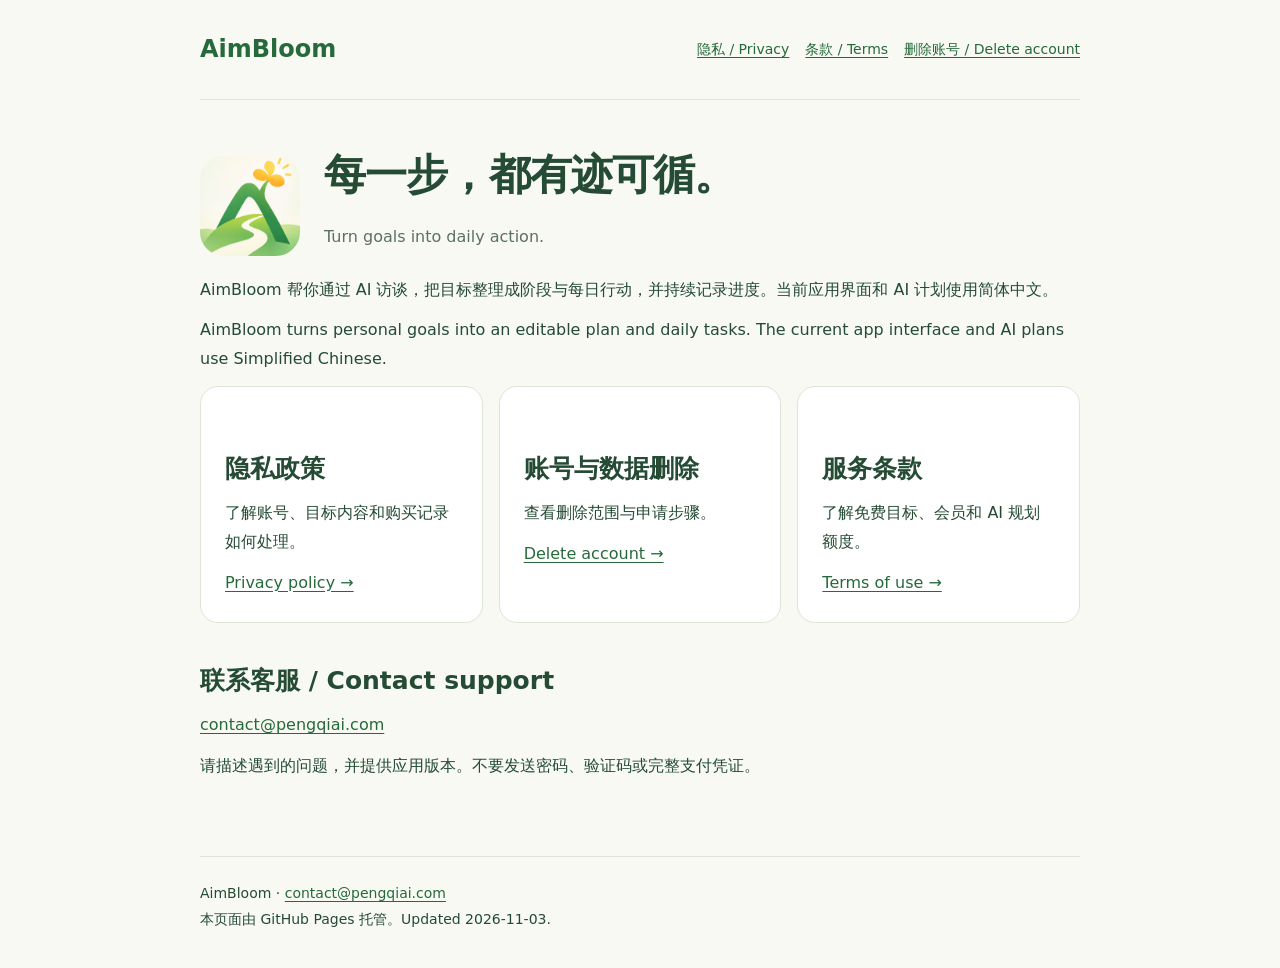
<file: index.html>
<!doctype html><html lang="zh-CN"><head><meta charset="utf-8"><meta name="viewport" content="width=device-width,initial-scale=1"><meta name="description" content="AimBloom 的隐私政策、服务条款、账号与数据删除说明及客服联系方式。AimBloom privacy, terms, account deletion and support."><title>支持与政策 / Support & policies · AimBloom</title><link rel="stylesheet" href="style.css"><link rel="icon" href="logo.png"></head><body><header><a href="index.html">AimBloom</a><nav aria-label="网站导航"><a href="privacy.html">隐私 / Privacy</a><a href="terms.html">条款 / Terms</a><a href="delete-account.html">删除账号 / Delete account</a></nav></header><main><div class="brand"><img src="logo.png" alt="AimBloom 标志"><div><h1>每一步，都有迹可循。</h1><p class="muted">Turn goals into daily action.</p></div></div><p>AimBloom 帮你通过 AI 访谈，把目标整理成阶段与每日行动，并持续记录进度。当前应用界面和 AI 计划使用简体中文。</p><p lang="en">AimBloom turns personal goals into an editable plan and daily tasks. The current app interface and AI plans use Simplified Chinese.</p><div class="grid"><div class="card"><h2>隐私政策</h2><p>了解账号、目标内容和购买记录如何处理。</p><a href="privacy.html">Privacy policy →</a></div><div class="card"><h2>账号与数据删除</h2><p>查看删除范围与申请步骤。</p><a href="delete-account.html">Delete account →</a></div><div class="card"><h2>服务条款</h2><p>了解免费目标、会员和 AI 规划额度。</p><a href="terms.html">Terms of use →</a></div></div><h2>联系客服 / Contact support</h2><p><a href="mailto:contact@pengqiai.com">contact@pengqiai.com</a></p><p>请描述遇到的问题，并提供应用版本。不要发送密码、验证码或完整支付凭证。</p></main><footer>AimBloom · <a href="mailto:contact@pengqiai.com">contact@pengqiai.com</a><br>本页面由 GitHub Pages 托管。Updated 2026-11-03.</footer></body></html>
</file>
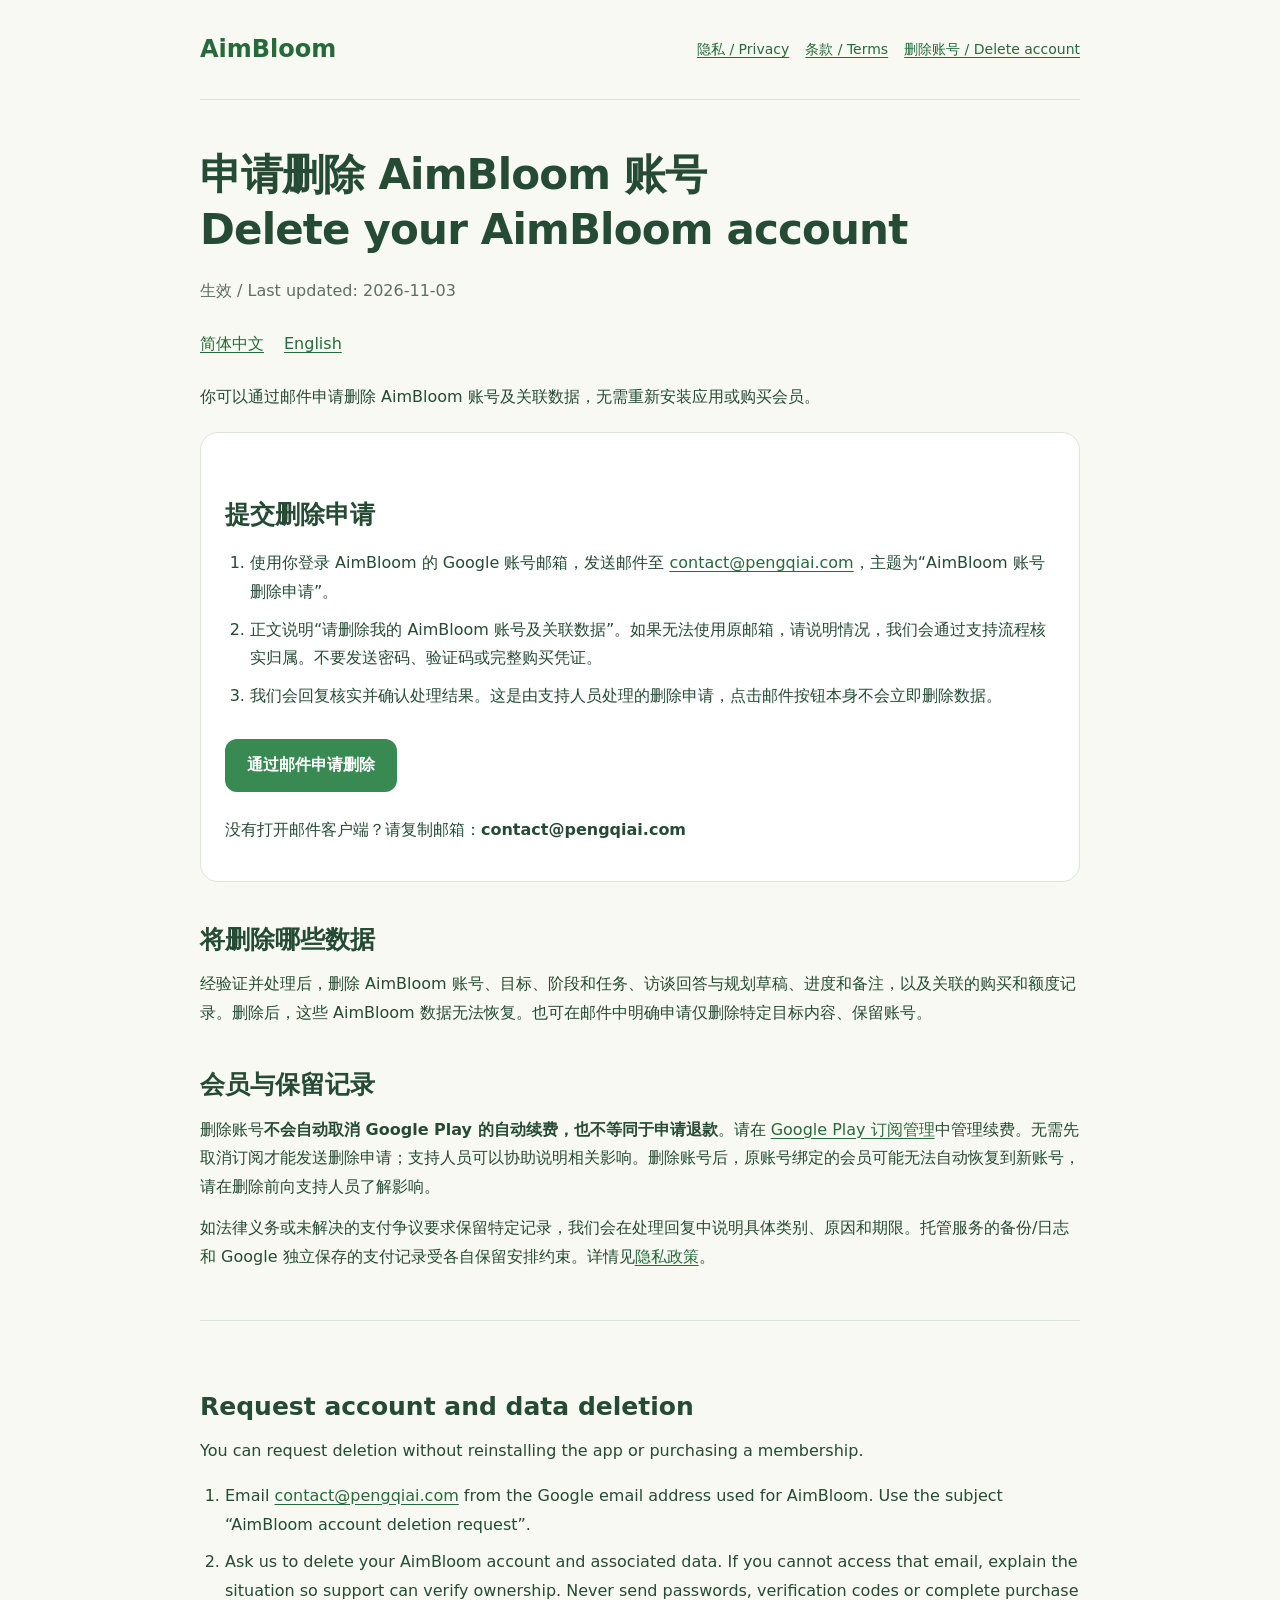
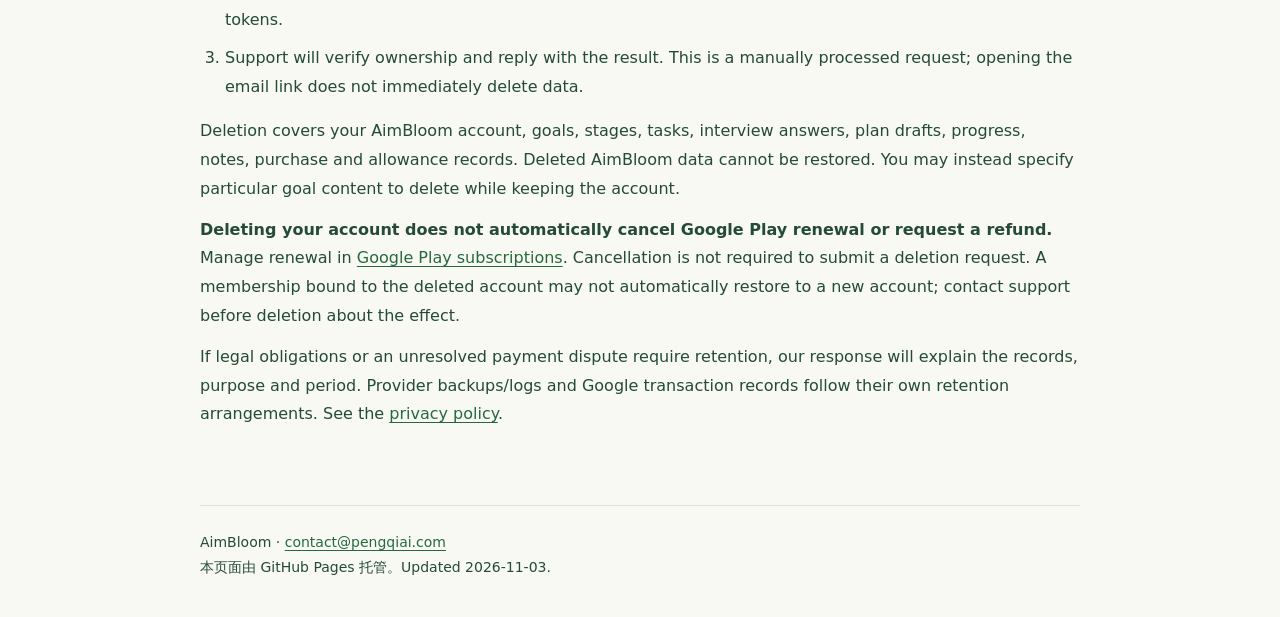
<file: delete-account.html>
<!doctype html><html lang="zh-CN"><head><meta charset="utf-8"><meta name="viewport" content="width=device-width,initial-scale=1"><meta name="description" content="AimBloom 的隐私政策、服务条款、账号与数据删除说明及客服联系方式。AimBloom privacy, terms, account deletion and support."><title>申请删除账号 / Delete your account · AimBloom</title><link rel="stylesheet" href="style.css"><link rel="icon" href="logo.png"></head><body><header><a href="index.html">AimBloom</a><nav aria-label="网站导航"><a href="privacy.html">隐私 / Privacy</a><a href="terms.html">条款 / Terms</a><a href="delete-account.html">删除账号 / Delete account</a></nav></header><main><h1>申请删除 AimBloom 账号<br><span lang="en">Delete your AimBloom account</span></h1><p class="meta">生效 / Last updated: 2026-11-03</p><p class="lang"><a href="#zh">简体中文</a><a href="#en">English</a></p><section id="zh"><p>你可以通过邮件申请删除 AimBloom 账号及关联数据，无需重新安装应用或购买会员。</p><div class="card"><h2>提交删除申请</h2><ol><li>使用你登录 AimBloom 的 Google 账号邮箱，发送邮件至 <a href="mailto:contact@pengqiai.com?subject=AimBloom%20account%20deletion%20request">contact@pengqiai.com</a>，主题为“AimBloom 账号删除申请”。</li><li>正文说明“请删除我的 AimBloom 账号及关联数据”。如果无法使用原邮箱，请说明情况，我们会通过支持流程核实归属。不要发送密码、验证码或完整购买凭证。</li><li>我们会回复核实并确认处理结果。这是由支持人员处理的删除申请，点击邮件按钮本身不会立即删除数据。</li></ol><a class="button" href="mailto:contact@pengqiai.com?subject=AimBloom%20%E8%B4%A6%E5%8F%B7%E5%88%A0%E9%99%A4%E7%94%B3%E8%AF%B7&body=%E8%AF%B7%E5%88%A0%E9%99%A4%E6%88%91%E7%9A%84%20AimBloom%20%E8%B4%A6%E5%8F%B7%E5%8F%8A%E5%85%B3%E8%81%94%E6%95%B0%E6%8D%AE%E3%80%82">通过邮件申请删除</a><p>没有打开邮件客户端？请复制邮箱：<strong>contact@pengqiai.com</strong></p></div><h2>将删除哪些数据</h2><p>经验证并处理后，删除 AimBloom 账号、目标、阶段和任务、访谈回答与规划草稿、进度和备注，以及关联的购买和额度记录。删除后，这些 AimBloom 数据无法恢复。也可在邮件中明确申请仅删除特定目标内容、保留账号。</p><h2>会员与保留记录</h2><p>删除账号<strong>不会自动取消 Google Play 的自动续费，也不等同于申请退款</strong>。请在 <a href="https://play.google.com/store/account/subscriptions">Google Play 订阅管理</a>中管理续费。无需先取消订阅才能发送删除申请；支持人员可以协助说明相关影响。删除账号后，原账号绑定的会员可能无法自动恢复到新账号，请在删除前向支持人员了解影响。</p><p>如法律义务或未解决的支付争议要求保留特定记录，我们会在处理回复中说明具体类别、原因和期限。托管服务的备份/日志和 Google 独立保存的支付记录受各自保留安排约束。详情见<a href="privacy.html">隐私政策</a>。</p></section><section id="en" class="english" lang="en"><h2>Request account and data deletion</h2><p>You can request deletion without reinstalling the app or purchasing a membership.</p><ol><li>Email <a href="mailto:contact@pengqiai.com?subject=AimBloom%20account%20deletion%20request">contact@pengqiai.com</a> from the Google email address used for AimBloom. Use the subject “AimBloom account deletion request”.</li><li>Ask us to delete your AimBloom account and associated data. If you cannot access that email, explain the situation so support can verify ownership. Never send passwords, verification codes or complete purchase tokens.</li><li>Support will verify ownership and reply with the result. This is a manually processed request; opening the email link does not immediately delete data.</li></ol><p>Deletion covers your AimBloom account, goals, stages, tasks, interview answers, plan drafts, progress, notes, purchase and allowance records. Deleted AimBloom data cannot be restored. You may instead specify particular goal content to delete while keeping the account.</p><p><strong>Deleting your account does not automatically cancel Google Play renewal or request a refund.</strong> Manage renewal in <a href="https://play.google.com/store/account/subscriptions">Google Play subscriptions</a>. Cancellation is not required to submit a deletion request. A membership bound to the deleted account may not automatically restore to a new account; contact support before deletion about the effect.</p><p>If legal obligations or an unresolved payment dispute require retention, our response will explain the records, purpose and period. Provider backups/logs and Google transaction records follow their own retention arrangements. See the <a href="privacy.html#en">privacy policy</a>.</p></section></main><footer>AimBloom · <a href="mailto:contact@pengqiai.com">contact@pengqiai.com</a><br>本页面由 GitHub Pages 托管。Updated 2026-11-03.</footer></body></html>
</file>
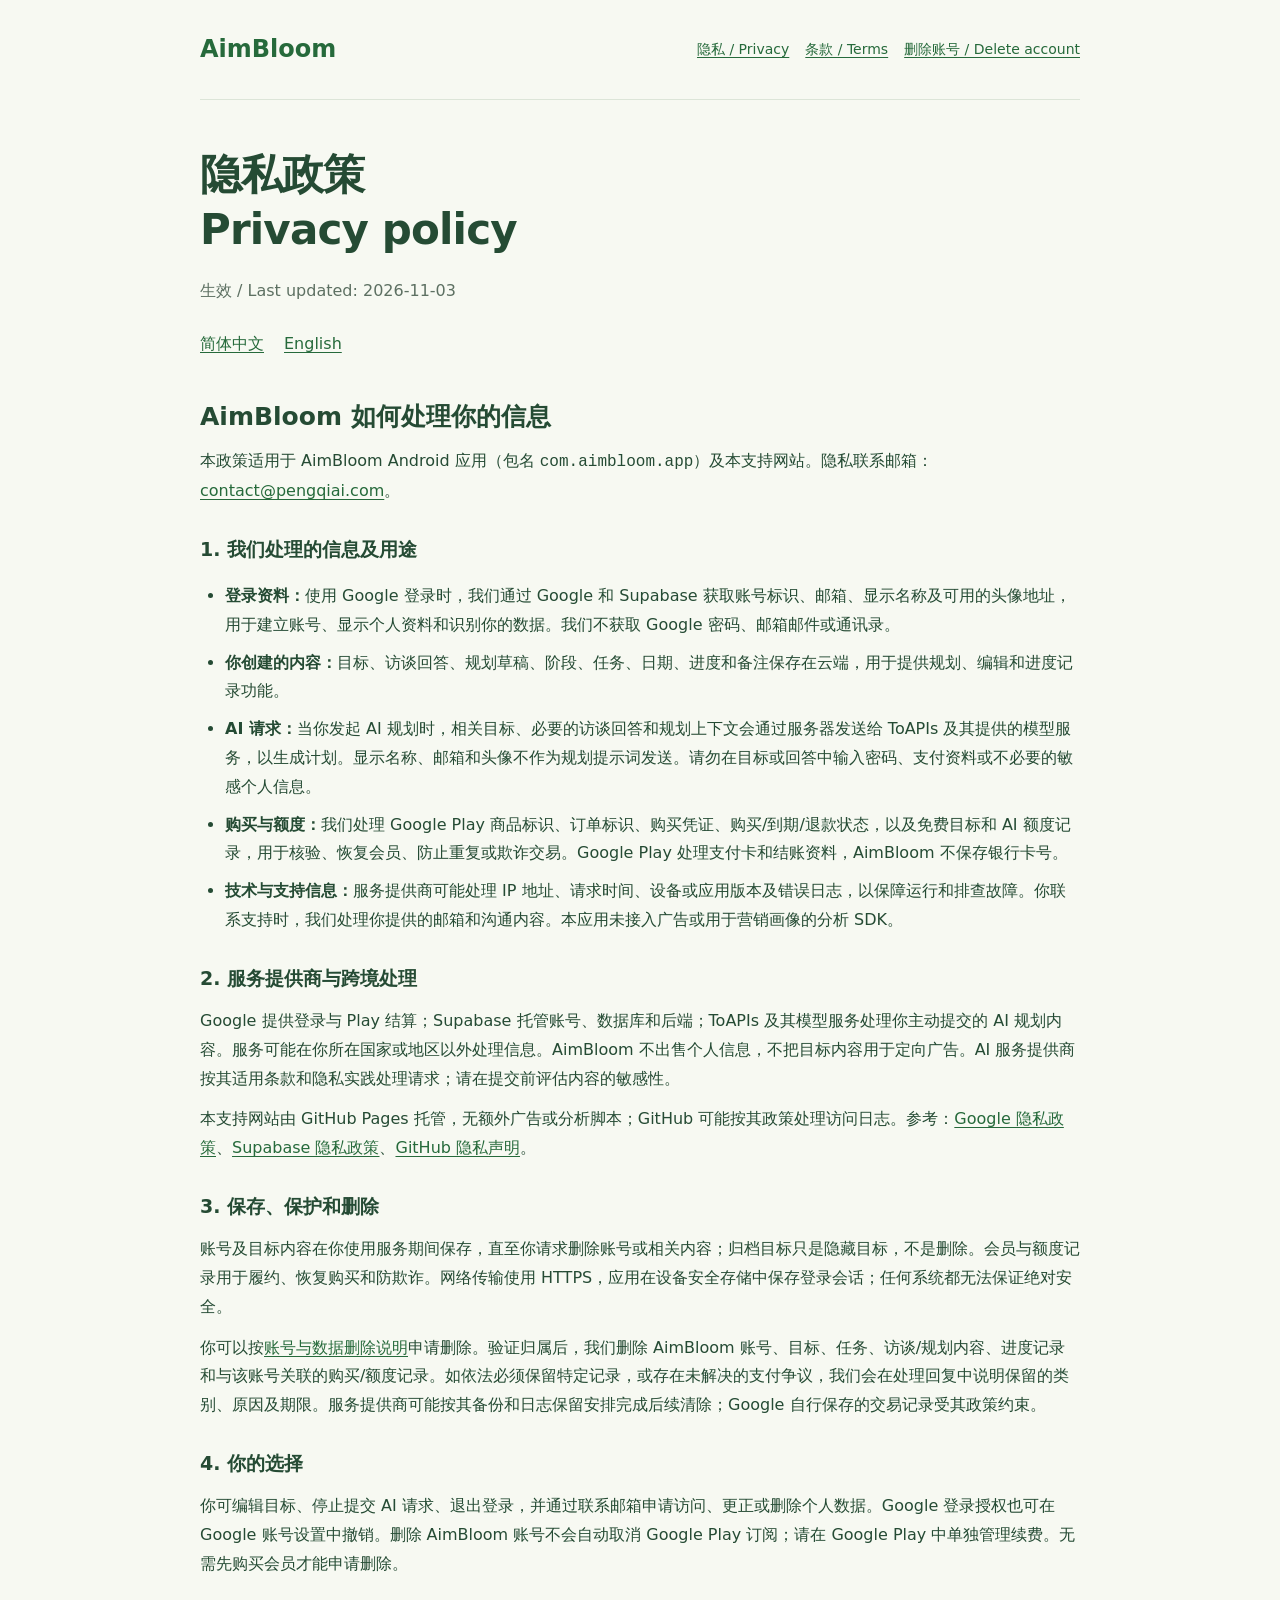
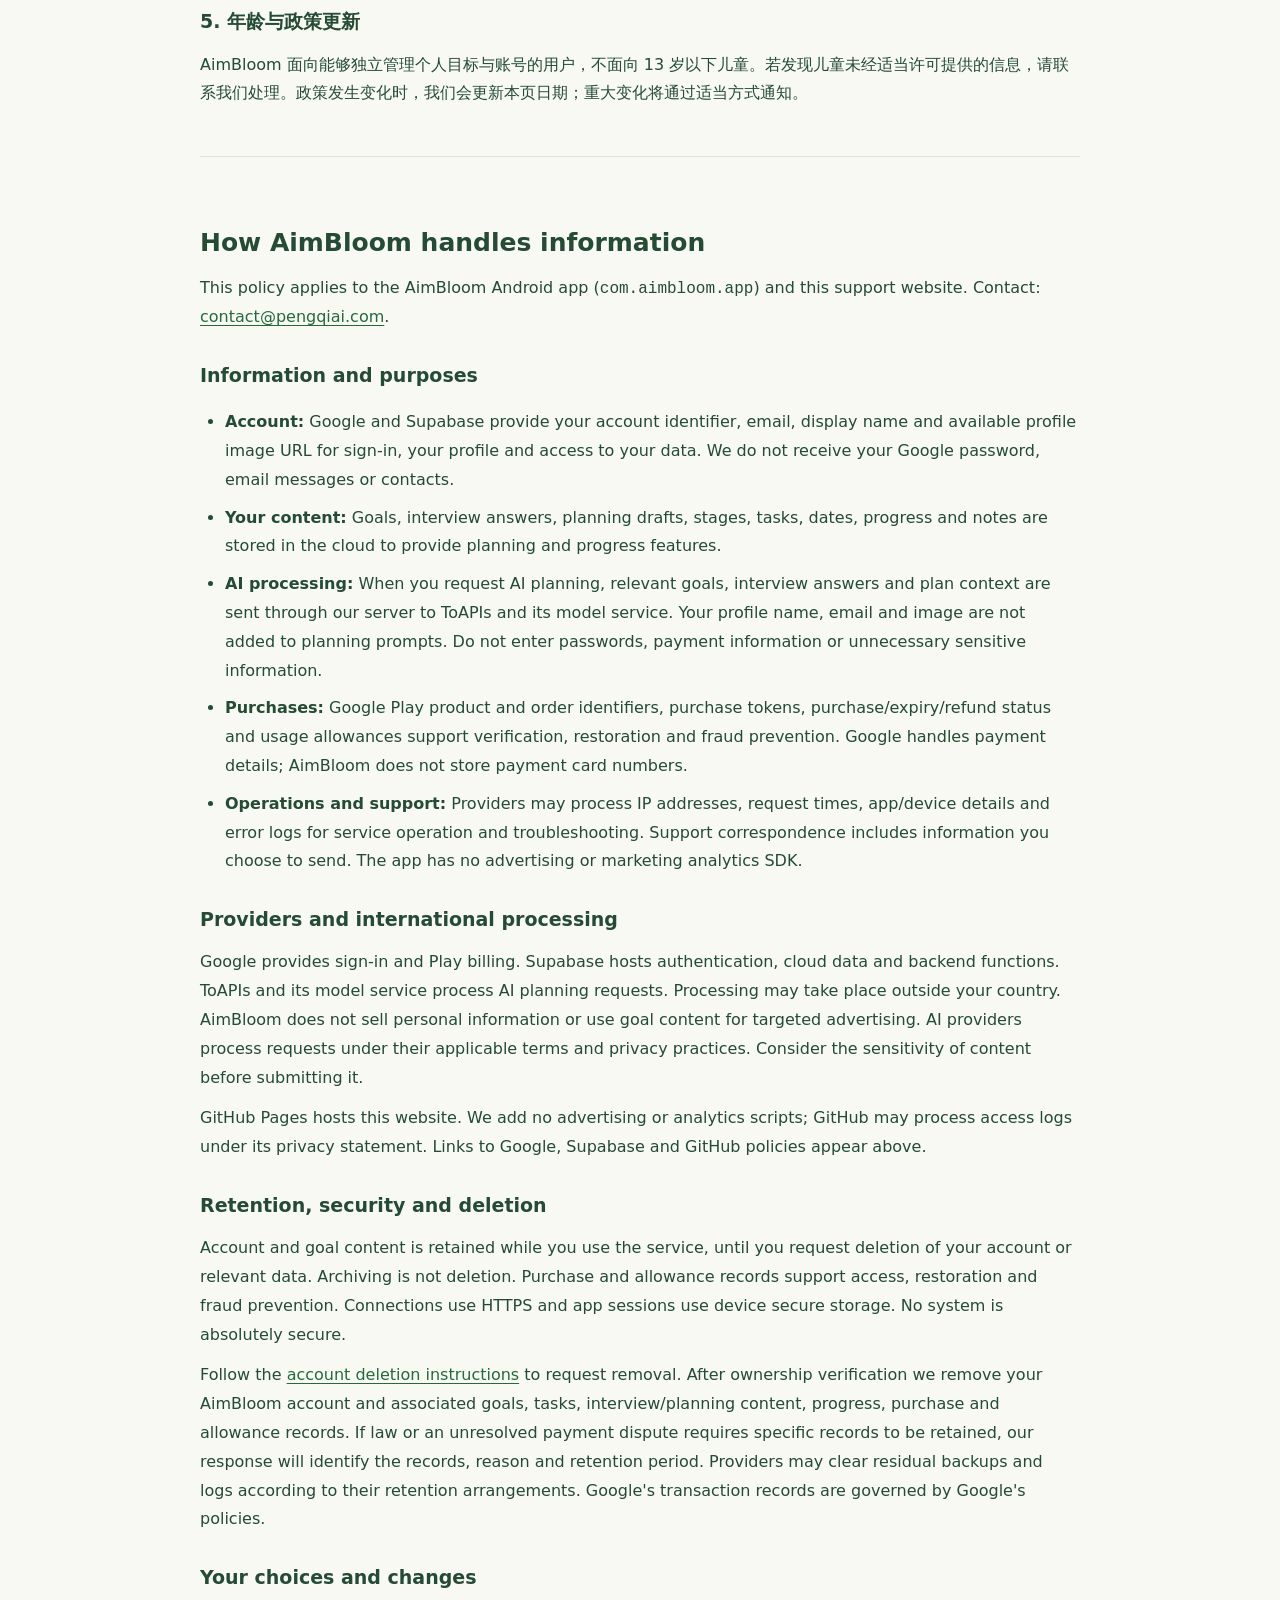
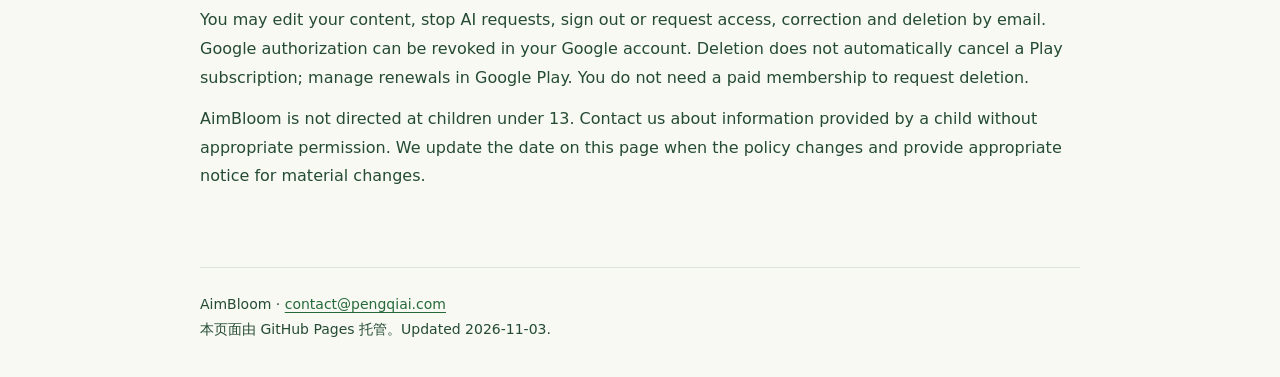
<file: privacy.html>
<!doctype html><html lang="zh-CN"><head><meta charset="utf-8"><meta name="viewport" content="width=device-width,initial-scale=1"><meta name="description" content="AimBloom 的隐私政策、服务条款、账号与数据删除说明及客服联系方式。AimBloom privacy, terms, account deletion and support."><title>隐私政策 / Privacy policy · AimBloom</title><link rel="stylesheet" href="style.css"><link rel="icon" href="logo.png"></head><body><header><a href="index.html">AimBloom</a><nav aria-label="网站导航"><a href="privacy.html">隐私 / Privacy</a><a href="terms.html">条款 / Terms</a><a href="delete-account.html">删除账号 / Delete account</a></nav></header><main><h1>隐私政策<br><span lang="en">Privacy policy</span></h1><p class="meta">生效 / Last updated: 2026-11-03</p><p class="lang"><a href="#zh">简体中文</a><a href="#en">English</a></p><section id="zh"><h2>AimBloom 如何处理你的信息</h2><p>本政策适用于 AimBloom Android 应用（包名 <code>com.aimbloom.app</code>）及本支持网站。隐私联系邮箱：<a href="mailto:contact@pengqiai.com">contact@pengqiai.com</a>。</p><h3>1. 我们处理的信息及用途</h3><ul><li><strong>登录资料：</strong>使用 Google 登录时，我们通过 Google 和 Supabase 获取账号标识、邮箱、显示名称及可用的头像地址，用于建立账号、显示个人资料和识别你的数据。我们不获取 Google 密码、邮箱邮件或通讯录。</li><li><strong>你创建的内容：</strong>目标、访谈回答、规划草稿、阶段、任务、日期、进度和备注保存在云端，用于提供规划、编辑和进度记录功能。</li><li><strong>AI 请求：</strong>当你发起 AI 规划时，相关目标、必要的访谈回答和规划上下文会通过服务器发送给 ToAPIs 及其提供的模型服务，以生成计划。显示名称、邮箱和头像不作为规划提示词发送。请勿在目标或回答中输入密码、支付资料或不必要的敏感个人信息。</li><li><strong>购买与额度：</strong>我们处理 Google Play 商品标识、订单标识、购买凭证、购买/到期/退款状态，以及免费目标和 AI 额度记录，用于核验、恢复会员、防止重复或欺诈交易。Google Play 处理支付卡和结账资料，AimBloom 不保存银行卡号。</li><li><strong>技术与支持信息：</strong>服务提供商可能处理 IP 地址、请求时间、设备或应用版本及错误日志，以保障运行和排查故障。你联系支持时，我们处理你提供的邮箱和沟通内容。本应用未接入广告或用于营销画像的分析 SDK。</li></ul><h3>2. 服务提供商与跨境处理</h3><p>Google 提供登录与 Play 结算；Supabase 托管账号、数据库和后端；ToAPIs 及其模型服务处理你主动提交的 AI 规划内容。服务可能在你所在国家或地区以外处理信息。AimBloom 不出售个人信息，不把目标内容用于定向广告。AI 服务提供商按其适用条款和隐私实践处理请求；请在提交前评估内容的敏感性。</p><p>本支持网站由 GitHub Pages 托管，无额外广告或分析脚本；GitHub 可能按其政策处理访问日志。参考：<a href="https://policies.google.com/privacy">Google 隐私政策</a>、<a href="https://supabase.com/privacy">Supabase 隐私政策</a>、<a href="https://docs.github.com/en/site-policy/privacy-policies/github-general-privacy-statement">GitHub 隐私声明</a>。</p><h3>3. 保存、保护和删除</h3><p>账号及目标内容在你使用服务期间保存，直至你请求删除账号或相关内容；归档目标只是隐藏目标，不是删除。会员与额度记录用于履约、恢复购买和防欺诈。网络传输使用 HTTPS，应用在设备安全存储中保存登录会话；任何系统都无法保证绝对安全。</p><p>你可以按<a href="delete-account.html">账号与数据删除说明</a>申请删除。验证归属后，我们删除 AimBloom 账号、目标、任务、访谈/规划内容、进度记录和与该账号关联的购买/额度记录。如依法必须保留特定记录，或存在未解决的支付争议，我们会在处理回复中说明保留的类别、原因及期限。服务提供商可能按其备份和日志保留安排完成后续清除；Google 自行保存的交易记录受其政策约束。</p><h3>4. 你的选择</h3><p>你可编辑目标、停止提交 AI 请求、退出登录，并通过联系邮箱申请访问、更正或删除个人数据。Google 登录授权也可在 Google 账号设置中撤销。删除 AimBloom 账号不会自动取消 Google Play 订阅；请在 Google Play 中单独管理续费。无需先购买会员才能申请删除。</p><h3>5. 年龄与政策更新</h3><p>AimBloom 面向能够独立管理个人目标与账号的用户，不面向 13 岁以下儿童。若发现儿童未经适当许可提供的信息，请联系我们处理。政策发生变化时，我们会更新本页日期；重大变化将通过适当方式通知。</p></section><section id="en" class="english" lang="en"><h2>How AimBloom handles information</h2><p>This policy applies to the AimBloom Android app (<code>com.aimbloom.app</code>) and this support website. Contact: <a href="mailto:contact@pengqiai.com">contact@pengqiai.com</a>.</p><h3>Information and purposes</h3><ul><li><strong>Account:</strong> Google and Supabase provide your account identifier, email, display name and available profile image URL for sign-in, your profile and access to your data. We do not receive your Google password, email messages or contacts.</li><li><strong>Your content:</strong> Goals, interview answers, planning drafts, stages, tasks, dates, progress and notes are stored in the cloud to provide planning and progress features.</li><li><strong>AI processing:</strong> When you request AI planning, relevant goals, interview answers and plan context are sent through our server to ToAPIs and its model service. Your profile name, email and image are not added to planning prompts. Do not enter passwords, payment information or unnecessary sensitive information.</li><li><strong>Purchases:</strong> Google Play product and order identifiers, purchase tokens, purchase/expiry/refund status and usage allowances support verification, restoration and fraud prevention. Google handles payment details; AimBloom does not store payment card numbers.</li><li><strong>Operations and support:</strong> Providers may process IP addresses, request times, app/device details and error logs for service operation and troubleshooting. Support correspondence includes information you choose to send. The app has no advertising or marketing analytics SDK.</li></ul><h3>Providers and international processing</h3><p>Google provides sign-in and Play billing. Supabase hosts authentication, cloud data and backend functions. ToAPIs and its model service process AI planning requests. Processing may take place outside your country. AimBloom does not sell personal information or use goal content for targeted advertising. AI providers process requests under their applicable terms and privacy practices. Consider the sensitivity of content before submitting it.</p><p>GitHub Pages hosts this website. We add no advertising or analytics scripts; GitHub may process access logs under its privacy statement. Links to Google, Supabase and GitHub policies appear above.</p><h3>Retention, security and deletion</h3><p>Account and goal content is retained while you use the service, until you request deletion of your account or relevant data. Archiving is not deletion. Purchase and allowance records support access, restoration and fraud prevention. Connections use HTTPS and app sessions use device secure storage. No system is absolutely secure.</p><p>Follow the <a href="delete-account.html#en">account deletion instructions</a> to request removal. After ownership verification we remove your AimBloom account and associated goals, tasks, interview/planning content, progress, purchase and allowance records. If law or an unresolved payment dispute requires specific records to be retained, our response will identify the records, reason and retention period. Providers may clear residual backups and logs according to their retention arrangements. Google's transaction records are governed by Google's policies.</p><h3>Your choices and changes</h3><p>You may edit your content, stop AI requests, sign out or request access, correction and deletion by email. Google authorization can be revoked in your Google account. Deletion does not automatically cancel a Play subscription; manage renewals in Google Play. You do not need a paid membership to request deletion.</p><p>AimBloom is not directed at children under 13. Contact us about information provided by a child without appropriate permission. We update the date on this page when the policy changes and provide appropriate notice for material changes.</p></section></main><footer>AimBloom · <a href="mailto:contact@pengqiai.com">contact@pengqiai.com</a><br>本页面由 GitHub Pages 托管。Updated 2026-11-03.</footer></body></html>
</file>
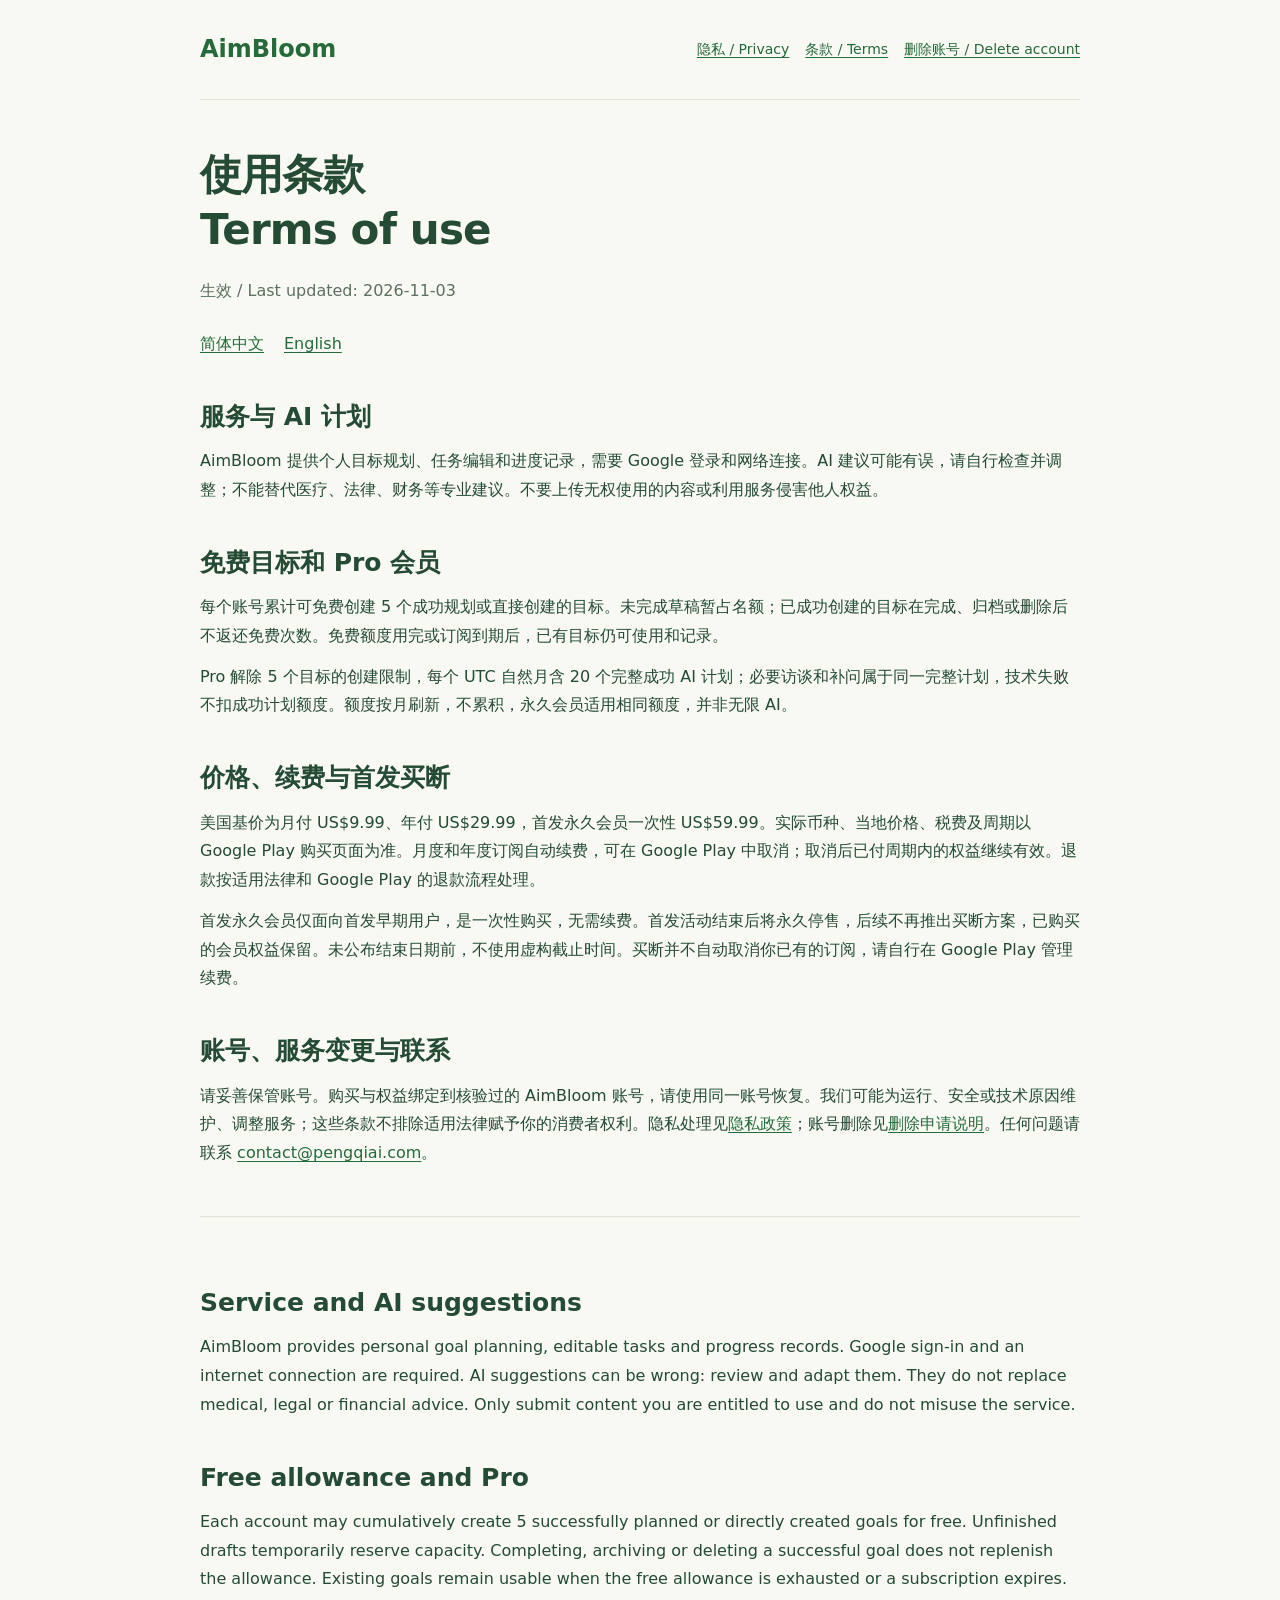
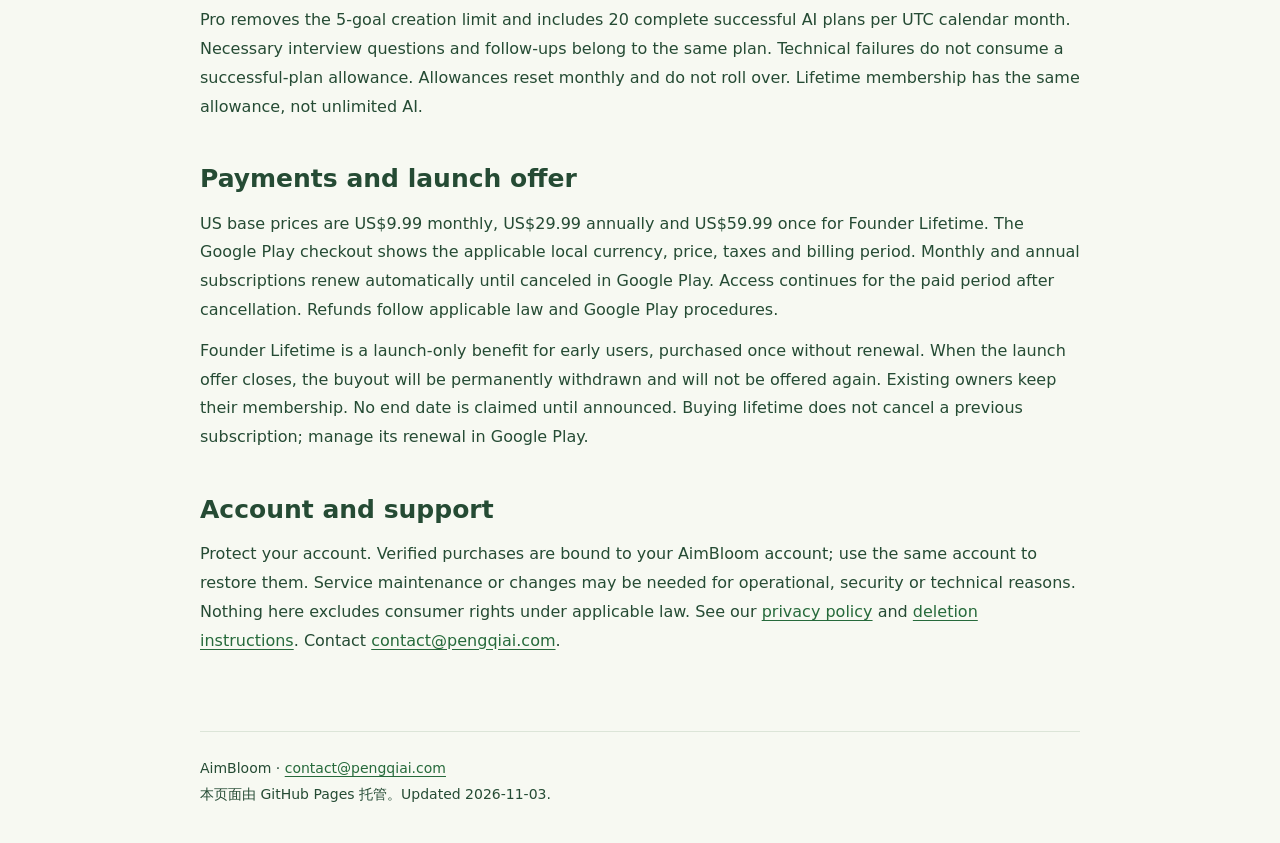
<file: terms.html>
<!doctype html><html lang="zh-CN"><head><meta charset="utf-8"><meta name="viewport" content="width=device-width,initial-scale=1"><meta name="description" content="AimBloom 的隐私政策、服务条款、账号与数据删除说明及客服联系方式。AimBloom privacy, terms, account deletion and support."><title>使用条款 / Terms of use · AimBloom</title><link rel="stylesheet" href="style.css"><link rel="icon" href="logo.png"></head><body><header><a href="index.html">AimBloom</a><nav aria-label="网站导航"><a href="privacy.html">隐私 / Privacy</a><a href="terms.html">条款 / Terms</a><a href="delete-account.html">删除账号 / Delete account</a></nav></header><main><h1>使用条款<br><span lang="en">Terms of use</span></h1><p class="meta">生效 / Last updated: 2026-11-03</p><p class="lang"><a href="#zh">简体中文</a><a href="#en">English</a></p><section id="zh"><h2>服务与 AI 计划</h2><p>AimBloom 提供个人目标规划、任务编辑和进度记录，需要 Google 登录和网络连接。AI 建议可能有误，请自行检查并调整；不能替代医疗、法律、财务等专业建议。不要上传无权使用的内容或利用服务侵害他人权益。</p><h2>免费目标和 Pro 会员</h2><p>每个账号累计可免费创建 5 个成功规划或直接创建的目标。未完成草稿暂占名额；已成功创建的目标在完成、归档或删除后不返还免费次数。免费额度用完或订阅到期后，已有目标仍可使用和记录。</p><p>Pro 解除 5 个目标的创建限制，每个 UTC 自然月含 20 个完整成功 AI 计划；必要访谈和补问属于同一完整计划，技术失败不扣成功计划额度。额度按月刷新，不累积，永久会员适用相同额度，并非无限 AI。</p><h2>价格、续费与首发买断</h2><p>美国基价为月付 US$9.99、年付 US$29.99，首发永久会员一次性 US$59.99。实际币种、当地价格、税费及周期以 Google Play 购买页面为准。月度和年度订阅自动续费，可在 Google Play 中取消；取消后已付周期内的权益继续有效。退款按适用法律和 Google Play 的退款流程处理。</p><p>首发永久会员仅面向首发早期用户，是一次性购买，无需续费。首发活动结束后将永久停售，后续不再推出买断方案，已购买的会员权益保留。未公布结束日期前，不使用虚构截止时间。买断并不自动取消你已有的订阅，请自行在 Google Play 管理续费。</p><h2>账号、服务变更与联系</h2><p>请妥善保管账号。购买与权益绑定到核验过的 AimBloom 账号，请使用同一账号恢复。我们可能为运行、安全或技术原因维护、调整服务；这些条款不排除适用法律赋予你的消费者权利。隐私处理见<a href="privacy.html">隐私政策</a>；账号删除见<a href="delete-account.html">删除申请说明</a>。任何问题请联系 <a href="mailto:contact@pengqiai.com">contact@pengqiai.com</a>。</p></section><section id="en" class="english" lang="en"><h2>Service and AI suggestions</h2><p>AimBloom provides personal goal planning, editable tasks and progress records. Google sign-in and an internet connection are required. AI suggestions can be wrong: review and adapt them. They do not replace medical, legal or financial advice. Only submit content you are entitled to use and do not misuse the service.</p><h2>Free allowance and Pro</h2><p>Each account may cumulatively create 5 successfully planned or directly created goals for free. Unfinished drafts temporarily reserve capacity. Completing, archiving or deleting a successful goal does not replenish the allowance. Existing goals remain usable when the free allowance is exhausted or a subscription expires.</p><p>Pro removes the 5-goal creation limit and includes 20 complete successful AI plans per UTC calendar month. Necessary interview questions and follow-ups belong to the same plan. Technical failures do not consume a successful-plan allowance. Allowances reset monthly and do not roll over. Lifetime membership has the same allowance, not unlimited AI.</p><h2>Payments and launch offer</h2><p>US base prices are US$9.99 monthly, US$29.99 annually and US$59.99 once for Founder Lifetime. The Google Play checkout shows the applicable local currency, price, taxes and billing period. Monthly and annual subscriptions renew automatically until canceled in Google Play. Access continues for the paid period after cancellation. Refunds follow applicable law and Google Play procedures.</p><p>Founder Lifetime is a launch-only benefit for early users, purchased once without renewal. When the launch offer closes, the buyout will be permanently withdrawn and will not be offered again. Existing owners keep their membership. No end date is claimed until announced. Buying lifetime does not cancel a previous subscription; manage its renewal in Google Play.</p><h2>Account and support</h2><p>Protect your account. Verified purchases are bound to your AimBloom account; use the same account to restore them. Service maintenance or changes may be needed for operational, security or technical reasons. Nothing here excludes consumer rights under applicable law. See our <a href="privacy.html#en">privacy policy</a> and <a href="delete-account.html#en">deletion instructions</a>. Contact <a href="mailto:contact@pengqiai.com">contact@pengqiai.com</a>.</p></section></main><footer>AimBloom · <a href="mailto:contact@pengqiai.com">contact@pengqiai.com</a><br>本页面由 GitHub Pages 托管。Updated 2026-11-03.</footer></body></html>
</file>
<file: style.css>
:root{color-scheme:light;--ink:#254b34;--muted:#5d7062;--green:#398953;--line:#dce5d8}*{box-sizing:border-box}body{margin:0;background:#f7f9f2;color:var(--ink);font:16px/1.8 system-ui,-apple-system,BlinkMacSystemFont,'Segoe UI',sans-serif}a{color:#266a3b;text-underline-offset:3px}a:focus-visible{outline:3px solid #adc966;outline-offset:4px}header,main,footer{width:min(880px,calc(100% - 40px));margin:auto}header{display:flex;align-items:center;justify-content:space-between;gap:20px;padding:28px 0;border-bottom:1px solid var(--line)}header>a{font-size:24px;font-weight:650;text-decoration:none}nav{display:flex;flex-wrap:wrap;gap:16px;font-size:14px}main{padding:48px 0 64px}h1{font-size:clamp(28px,5vw,42px);line-height:1.3;letter-spacing:-.02em;margin:0 0 20px}h2{font-size:25px;line-height:1.45;margin:40px 0 12px}h3{font-size:19px;margin:26px 0 8px}p{margin:12px 0}ul,ol{padding-left:25px}li{margin:9px 0}.meta,.muted{color:var(--muted)}.card{background:#fff;border:1px solid var(--line);border-radius:18px;padding:24px;margin:20px 0}.grid{display:grid;grid-template-columns:repeat(auto-fit,minmax(210px,1fr));gap:16px}.grid .card{margin:0}.button{display:inline-block;background:var(--green);color:white;padding:12px 22px;border-radius:12px;text-decoration:none;font-weight:600;margin:12px 0}footer{padding:24px 0 36px;border-top:1px solid var(--line);font-size:14px}.lang{display:flex;gap:20px;margin:24px 0}.english{border-top:1px solid var(--line);margin-top:48px;padding-top:28px}table{width:100%;border-collapse:collapse}td,th{text-align:left;vertical-align:top;padding:14px 10px;border-bottom:1px solid var(--line)}.brand{display:flex;gap:24px;align-items:center}.brand img{width:100px;height:100px;border-radius:24px}@media(max-width:560px){header{align-items:flex-start;flex-direction:column}main{padding-top:32px}.brand{align-items:flex-start}.brand img{width:72px;height:72px}table{font-size:14px}td,th{padding:10px 5px}}
</file>
